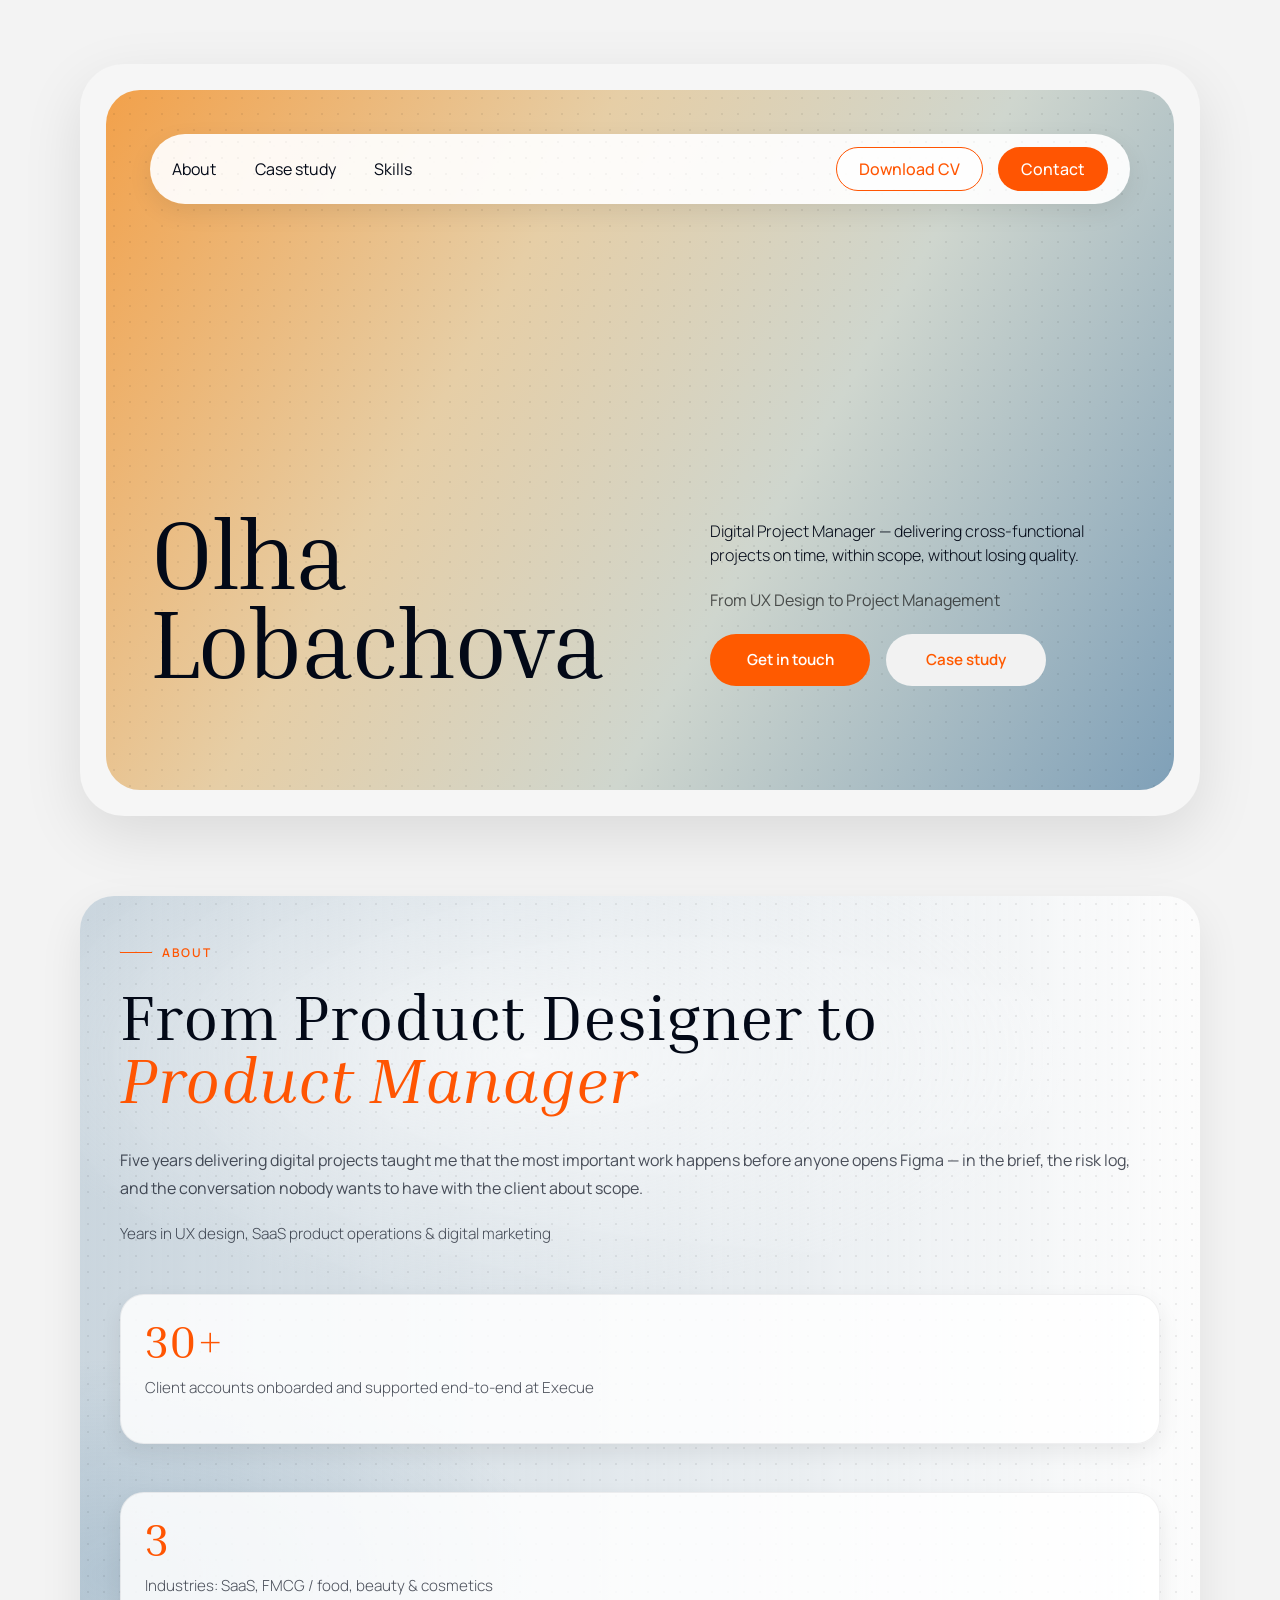
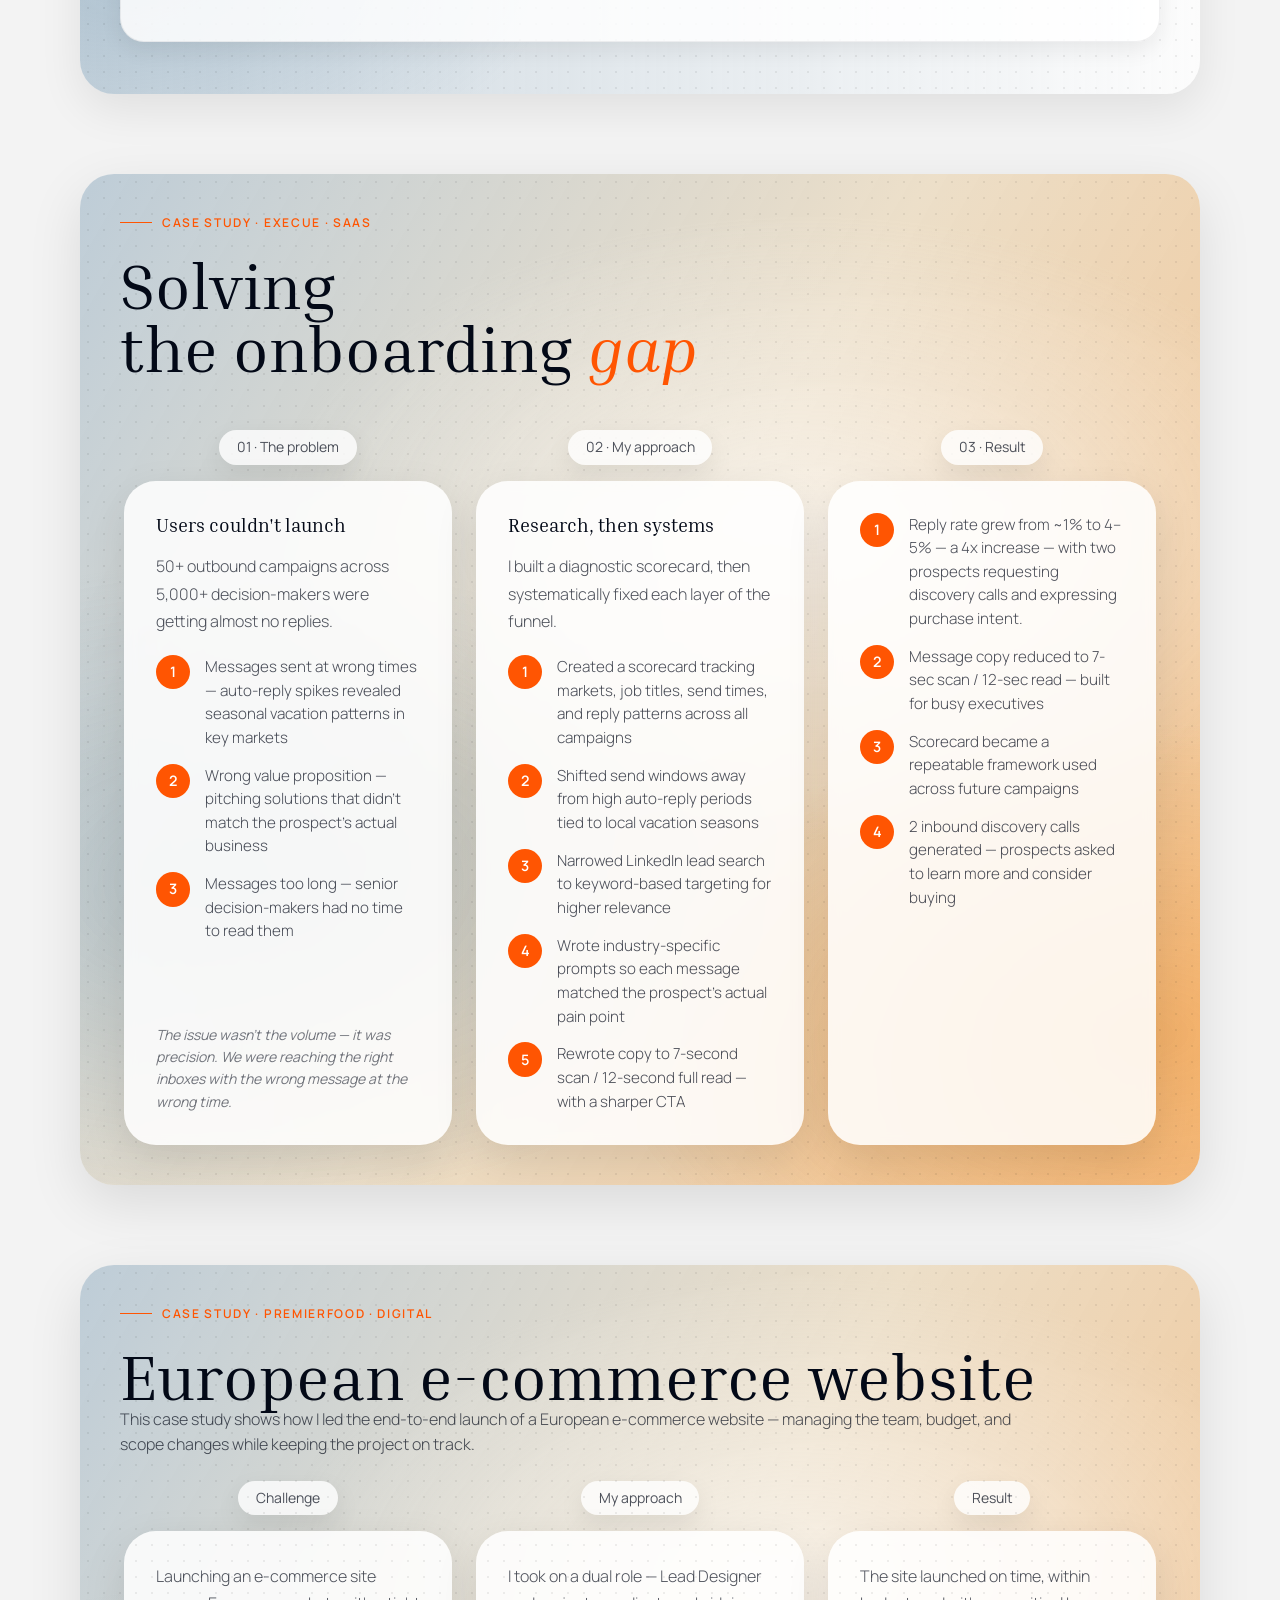
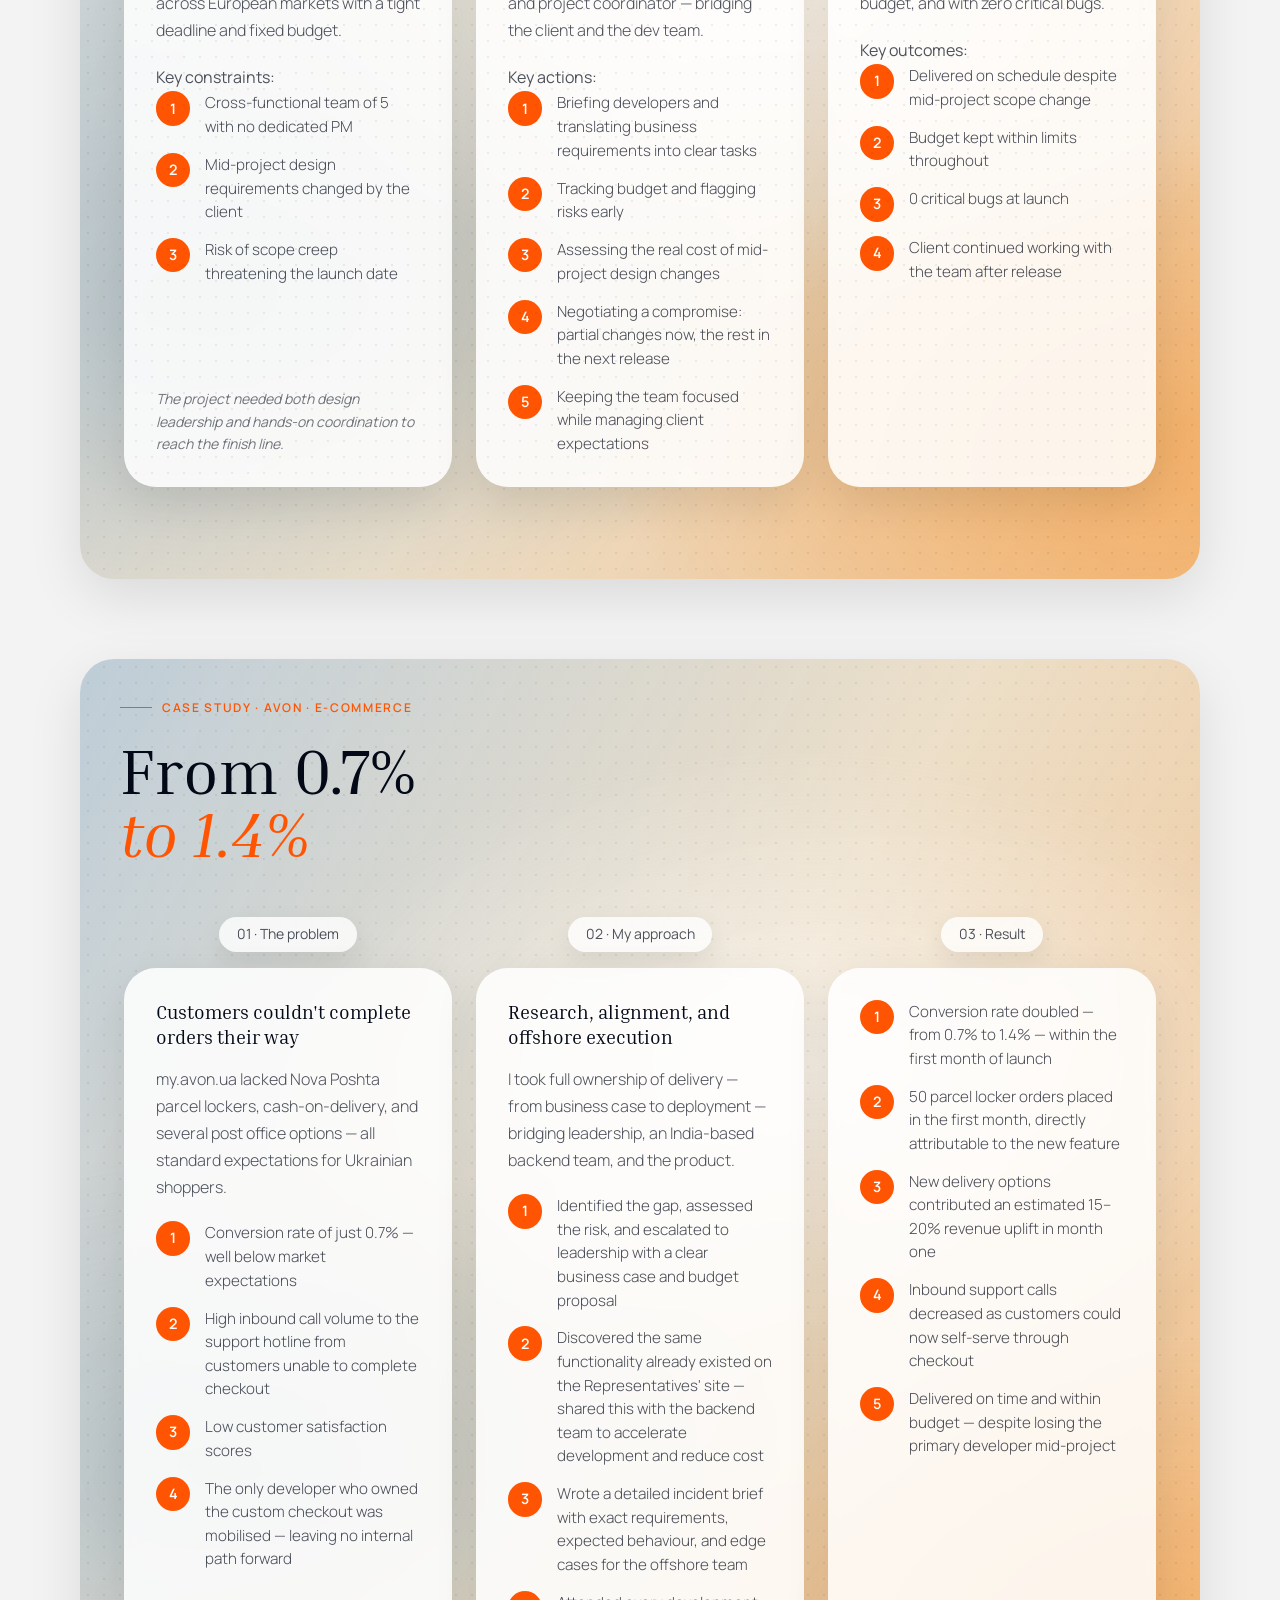
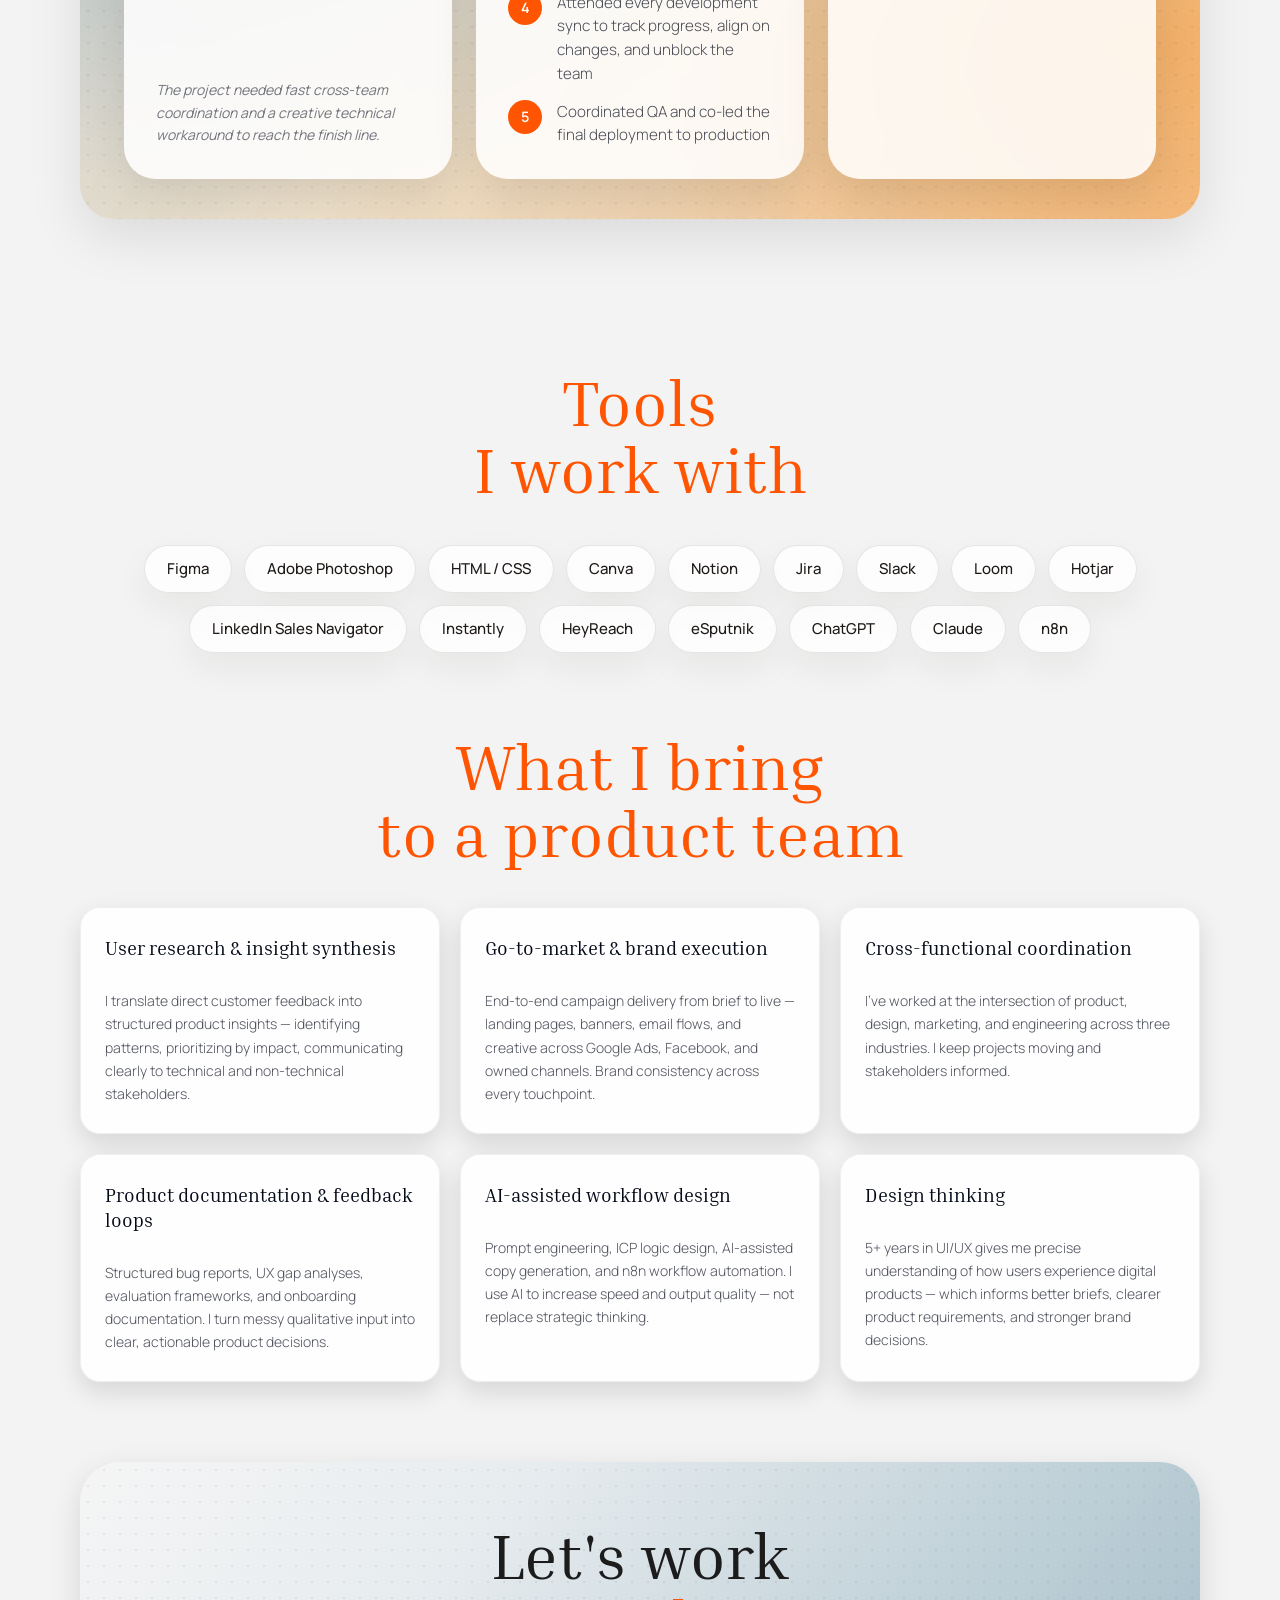
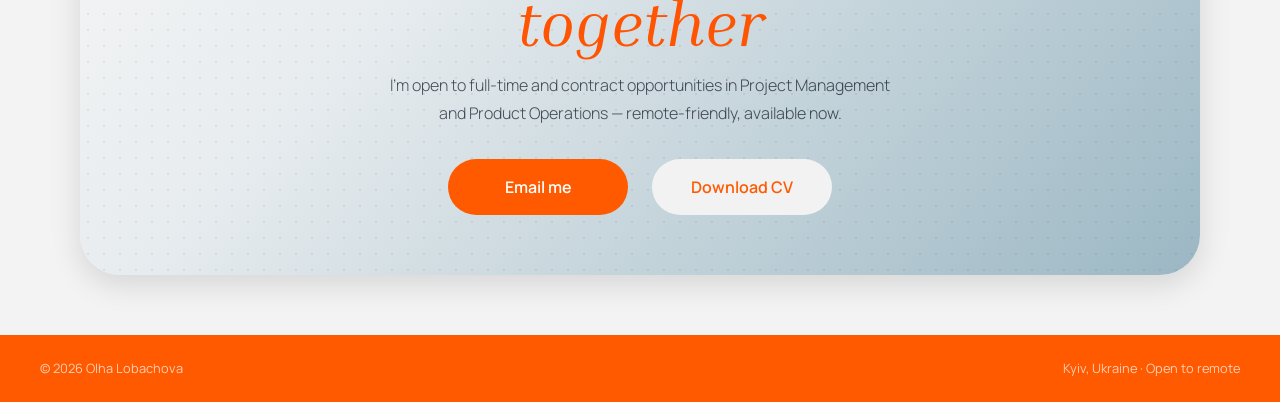
<file: index.html>
<!DOCTYPE html>
<html lang="en">
<head>
<meta charset="UTF-8">
<meta name="viewport" content="width=device-width, initial-scale=1.0">
<title>Olha Lobachova — Product & Brand Manager</title>
<link rel="preconnect" href="https://fonts.googleapis.com">
<link href="https://fonts.googleapis.com/css2?family=Inria+Serif:ital,wght@0,300;0,400;1,300;1,400&family=Manrope:wght@300;400;500;600&display=swap" rel="stylesheet">
<link rel="stylesheet" href="Olya/main/style.css">

</head>
<body>

<!-- ======================== HERO ======================== -->
<section class="hero">
  <div class="hero-shell">
    <div class="hero-card">

      <nav class="hero-nav">
        <div class="hero-nav-pill">
          <div class="hero-nav-menu">
            <a class="hero-nav-link" href="#about">About</a>
            <a class="hero-nav-link" href="#case">Case study</a>
            <a class="hero-nav-link" href="#skills">Skills</a>
          </div>
          <div class="hero-nav-actions">
            <a class="hero-nav-btn hero-nav-btn--outline" href="https://lobachovao.github.io/olya.lobachova/Olya/main/Lobachova.pdf?v=2" target="_blank">Download CV</a>
            <a class="hero-nav-btn hero-nav-btn--filled" href="mailto:lobachovao@gmail.com">Contact</a>
          </div>
        </div>
      </nav>

      <div class="hero-content">
        <h1 class="hero-name">Olha<br>Lobachova</h1>
        <div class="hero-copy">
          <p class="hero-title">Digital Project Manager — delivering cross-functional projects on time, within scope, without losing quality.</p>
          <p class="hero-sub">From UX Design to Project Management</p>
          <div class="hero-buttons">
  <a class="hero-btn hero-btn-primary" href="mailto:lobachovap@gmail.com">Get in touch</a>
  <a class="hero-btn hero-btn-secondary" href="#case">Case study</a>
</div>
        </div>
      </div>

    </div>
  </div>
</section>

<!-- ======================== ABOUT ======================== -->
<section class="why" id="about">
  <div class="why-card">
    <div class="why-inner">
      <div class="why-label">About</div>
      <div class="why-grid">
        <div class="why-text fade-up">
          <h2 class="why-title">
  From Product Designer to <br>
  <span class="why-title-accent">Product Manager</span>
</h2>
          <p>Five years delivering digital projects taught me that the most important work happens before anyone opens Figma — in the brief, the risk log, and the conversation nobody wants to have with the client about scope.</p>
            <div class="why-stat-label">Years in UX design, SaaS product operations &amp; digital marketing</div>
          </div>
          <div class="why-stat">
            <div class="why-stat-num">30+</div>
            <div class="why-stat-label">Client accounts onboarded and supported end-to-end at Execue</div>
          </div>
          <div class="why-stat">
            <div class="why-stat-num">3</div>
            <div class="why-stat-label">Industries: SaaS, FMCG / food, beauty &amp; cosmetics</div>
          </div>
        </div>
      </div>
    </div>
  </div>
</section>

<!-- ======================== CASE STUDY 1 ======================== -->
<section class="case" id="case">
  <div class="case-shell">
    <div class="case-card">
      <div class="case-inner">
        <div class="case-head">
          <div class="case-head-left">
            <div class="case-label">Case study · Execue · SaaS</div>
            <h2 class="case-title">
  <span class="case-title-line">Solving </span>
  <span class="case-title-line">the onboarding<span class="case-title-accent"> gap</span></span>
</h2>
          </div>
        </div>

        <div class="case-grid">
          <div class="case-col">
            <div class="case-pill">01 · The problem</div>
            <div class="case-box">
              <h3>Users couldn't launch</h3>
              <p class="case-lead">50+ outbound campaigns across 5,000+ decision-makers were getting almost no replies.</p>
              <ul class="case-list">
                <li><span class="num">1</span>Messages sent at wrong times — auto-reply spikes revealed seasonal vacation patterns in key markets</li>
                <li><span class="num">2</span>Wrong value proposition — pitching solutions that didn't match the prospect's actual business</li>
                <li><span class="num">3</span>Messages too long — senior decision-makers had no time to read them</li>
              </ul>
              <p class="case-foot">The issue wasn't the volume — it was precision. We were reaching the right inboxes with the wrong message at the wrong time.</p>
            </div>
          </div>

          <div class="case-col">
            <div class="case-pill">02 · My approach</div>
            <div class="case-box">
              <h3>Research, then systems</h3>
              <p class="case-lead">I built a diagnostic scorecard, then systematically fixed each layer of the funnel.</p>
              <ul class="case-list">
                <li><span class="num">1</span>Created a scorecard tracking markets, job titles, send times, and reply patterns across all campaigns</li>
                <li><span class="num">2</span>Shifted send windows away from high auto-reply periods tied to local vacation seasons</li>
                <li><span class="num">3</span>Narrowed LinkedIn lead search to keyword-based targeting for higher relevance</li>
                <li><span class="num">4</span>Wrote industry-specific prompts so each message matched the prospect's actual pain point</li>
                <li><span class="num">5</span>Rewrote copy to 7-second scan / 12-second full read — with a sharper CTA</li>
              </ul>
            </div>
          </div>

          <div class="case-col">
            <div class="case-pill">03 · Result</div>
            <div class="case-box">
              <ul class="case-list">
                <li><span class="num">1</span>Reply rate grew from ~1% to 4–5% — a 4x increase — with two prospects requesting discovery calls and expressing purchase intent.</li>
                <li><span class="num">2</span>Message copy reduced to 7-sec scan / 12-sec read — built for busy executives</li>
                <li><span class="num">3</span>Scorecard became a repeatable framework used across future campaigns</li>
                <li><span class="num">4</span>2 inbound discovery calls generated — prospects asked to learn more and consider buying</li>
              </ul>
            </div>
          </div>
        </div>
      </div>
    </div>
  </div>
</section>
<!-- ======================== CASE STUDY 1 ======================== -->
 
<section class="case" id="case">
  <div class="case-shell">
    <div class="case-card">
      <div class="case-head">
        <div class="case-head-left">
            <div class="case-label">Case study · PremierFood · Digital</div>
        <h2 class="case-title">European e-commerce website</h2>
        <p class="case-note">
          This case study shows how I led the end-to-end launch of a European e-commerce website — managing the team, budget, and scope changes while keeping the project on track.
        </p>
      </div>
      <div class="case-grid">
        <!-- Card 1 -->
        <div class="case-col">
          <div class="case-pill">Challenge</div>
          <div class="case-box">
            <p class="case-lead">
              Launching an e-commerce site across European markets with a tight deadline and fixed budget.
            </p>
            <p class="case-sub">Key constraints:</p>
            <ul class="case-list">
              <li><span class="num">1</span>Cross-functional team of 5 with no dedicated PM</li>
              <li><span class="num">2</span>Mid-project design requirements changed by the client</li>
              <li><span class="num">3</span>Risk of scope creep threatening the launch date</li>
            </ul>
            <p class="case-foot">
              The project needed both design leadership and hands-on coordination to reach the finish line.
            </p>
          </div>
        </div>
        <!-- Card 2 -->
        <div class="case-col">
          <div class="case-pill">My approach</div>
          <div class="case-box">
            <p class="case-lead">
              I took on a dual role — Lead Designer and project coordinator — bridging the client and the dev team.
            </p>
            <p class="case-sub">Key actions:</p>
            <ul class="case-list">
              <li><span class="num">1</span>Briefing developers and translating business requirements into clear tasks</li>
              <li><span class="num">2</span>Tracking budget and flagging risks early</li>
              <li><span class="num">3</span>Assessing the real cost of mid-project design changes</li>
              <li><span class="num">4</span>Negotiating a compromise: partial changes now, the rest in the next release</li>
              <li><span class="num">5</span>Keeping the team focused while managing client expectations</li>
            </ul>
          </div>
        </div>
        <!-- Card 3 -->
        <div class="case-col">
          <div class="case-pill">Result</div>
          <div class="case-box">
            <p class="case-lead">
              The site launched on time, within budget, and with zero critical bugs.
            </p>
            <p class="case-sub">Key outcomes:</p>
            <ul class="case-list">
              <li><span class="num">1</span>Delivered on schedule despite mid-project scope change</li>
              <li><span class="num">2</span>Budget kept within limits throughout</li>
              <li><span class="num">3</span>0 critical bugs at launch</li>
              <li><span class="num">4</span>Client continued working with the team after release</li>
            </ul>
          </div>
        </div>
      </div>
    </div>
  </div>
</section>




<!-- ======================== CASE STUDY 2 ======================== -->
<section class="case" id="case-avon">
  <div class="case-shell">
    <div class="case-card">
      <div class="case-inner">
        <div class="case-head">
          <div class="case-head-left">
            <div class="case-label">Case study · Avon · E-commerce</div>
            <h2 class="case-title">
              <span class="case-title-line">From 0.7% </span>
              <span class="case-title-line"><span class="case-title-accent"> to 1.4%</span></span>
              <span class="case-title-line"></span>
            </h2>
          </div>
        </div>
        <div class="case-grid">
          <div class="case-col">
            <div class="case-pill">01 · The problem</div>
            <div class="case-box">
              <h3>Customers couldn't complete orders their way</h3>
              <p class="case-lead">my.avon.ua lacked Nova Poshta parcel lockers, cash-on-delivery, and several post office options — all standard expectations for Ukrainian shoppers.</p>
              <ul class="case-list">
                <li><span class="num">1</span>Conversion rate of just 0.7% — well below market expectations</li>
                <li><span class="num">2</span>High inbound call volume to the support hotline from customers unable to complete checkout</li>
                <li><span class="num">3</span>Low customer satisfaction scores</li>
                <li><span class="num">4</span>The only developer who owned the custom checkout was mobilised — leaving no internal path forward</li>
              </ul>
              <p class="case-foot">The project needed fast cross-team coordination and a creative technical workaround to reach the finish line.</p>
            </div>
          </div>
          <div class="case-col">
            <div class="case-pill">02 · My approach</div>
            <div class="case-box">
              <h3>Research, alignment, and offshore execution</h3>
              <p class="case-lead">I took full ownership of delivery — from business case to deployment — bridging leadership, an India-based backend team, and the product.</p>
              <ul class="case-list">
                <li><span class="num">1</span>Identified the gap, assessed the risk, and escalated to leadership with a clear business case and budget proposal</li>
                <li><span class="num">2</span>Discovered the same functionality already existed on the Representatives' site — shared this with the backend team to accelerate development and reduce cost</li>
                <li><span class="num">3</span>Wrote a detailed incident brief with exact requirements, expected behaviour, and edge cases for the offshore team</li>
                <li><span class="num">4</span>Attended every development sync to track progress, align on changes, and unblock the team</li>
                <li><span class="num">5</span>Coordinated QA and co-led the final deployment to production</li>
              </ul>
            </div>
          </div>
          <div class="case-col">
            <div class="case-pill">03 · Result</div>
            <div class="case-box">
              <ul class="case-list">
                <li><span class="num">1</span>Conversion rate doubled — from 0.7% to 1.4% — within the first month of launch</li>
                <li><span class="num">2</span>50 parcel locker orders placed in the first month, directly attributable to the new feature</li>
                <li><span class="num">3</span>New delivery options contributed an estimated 15–20% revenue uplift in month one</li>
                <li><span class="num">4</span>Inbound support calls decreased as customers could now self-serve through checkout</li>
                <li><span class="num">5</span>Delivered on time and within budget — despite losing the primary developer mid-project</li>
              </ul>
            </div>
          </div>
        </div>
      </div>
    </div>
  </div>
</section>
<!-- ======================== CASE STUDY 2 ======================== -->
 

<section class="bring" id="skills">

  <div class="bring-shell">

    <div class="tools-block fade-up">

      <h2 class="bring-title tools-heading">
        Tools<br>I work with
      </h2>

      <div class="tools-grid">
  <span class="tool-pill">Figma</span>
  <span class="tool-pill">Adobe Photoshop</span>
  <span class="tool-pill">HTML / CSS</span>
  <span class="tool-pill">Canva</span>
  <span class="tool-pill">Notion</span>
  <span class="tool-pill">Jira</span>
  <span class="tool-pill">Slack</span>
  <span class="tool-pill">Loom</span>
  <span class="tool-pill">Hotjar</span>
  <span class="tool-pill">LinkedIn Sales Navigator</span>
  <span class="tool-pill">Instantly</span>
  <span class="tool-pill">HeyReach</span>
  <span class="tool-pill">eSputnik</span>
  <span class="tool-pill">ChatGPT</span>
  <span class="tool-pill">Claude</span>
  <span class="tool-pill">n8n</span>
</div>

    </div>

  </div>

</section>
<!-- ======================== SKILLS ======================== -->
<section class="bring" id="skills">
  <div class="bring-shell">
    <h2 class="bring-title">What I bring<br>to a product team</h2>
    <div class="bring-grid fade-up">
      <div class="bring-card">
        <h3>User research &amp; insight synthesis</h3>
        <p>I translate direct customer feedback into structured product insights — identifying patterns, prioritizing by impact, communicating clearly to technical and non-technical stakeholders.</p>
      </div>
      <div class="bring-card">
        <h3>Go-to-market &amp; brand execution</h3>
        <p>End-to-end campaign delivery from brief to live — landing pages, banners, email flows, and creative across Google Ads, Facebook, and owned channels. Brand consistency across every touchpoint.</p>
      </div>
      <div class="bring-card">
        <h3>Cross-functional coordination</h3>
        <p>I've worked at the intersection of product, design, marketing, and engineering across three industries. I keep projects moving and stakeholders informed.</p>
      </div>
      <div class="bring-card">
        <h3>Product documentation &amp; feedback loops</h3>
        <p>Structured bug reports, UX gap analyses, evaluation frameworks, and onboarding documentation. I turn messy qualitative input into clear, actionable product decisions.</p>
      </div>
      <div class="bring-card">
        <h3>AI-assisted workflow design</h3>
        <p>Prompt engineering, ICP logic design, AI-assisted copy generation, and n8n workflow automation. I use AI to increase speed and output quality — not replace strategic thinking.</p>
      </div>
      <div class="bring-card">
        <h3>Design thinking</h3>
        <p>5+ years in UI/UX gives me precise understanding of how users experience digital products — which informs better briefs, clearer product requirements, and stronger brand decisions.</p>
      </div>
    </div>
  </div>
</section>


<!-- ======================== CTA ======================== -->
<section class="cta-section" id="contact">
  <div class="cta-container">
    <div class="cta-inner">
      <h2>Let's work<br><em>together</em></h2>
      <p>I'm open to full-time and contract opportunities in Project Management and Product Operations — remote-friendly, available now.</p>

      <div class="cta-buttons">
  <a class="btn-primary" href="mailto:lobachovao@gmail.com">Email me</a>
  <a class="btn-secondary" href="https://lobachovao.github.io/olya.lobachova/Olya/main/Lobachova.pdf?v=2" target="_blank">Download CV</a>
</div>
    </div>
  </div>
</section>

<footer>
  <p>© 2026 Olha Lobachova</p>
  <p>Kyiv, Ukraine · Open to remote</p>
</footer>

<script>
const observer = new IntersectionObserver(entries => {
  entries.forEach((e, i) => {
    if (e.isIntersecting) {
      setTimeout(() => e.target.classList.add('visible'), i * 90);
    }
  });
}, { threshold: 0.08 });
document.querySelectorAll('.fade-up').forEach(el => observer.observe(el));
</script>
</body>
</html>
</file>
<file: Olya/main/style.css>
/* =============================
   BASE
============================= */
:root{
  --accent: #FF5502;
  --text: #121212;
  --body: rgba(3,9,23,0.70);
  --muted: rgba(18,18,18,.70);
  --muted2: rgba(18,18,18,.55);

  --section-gap-desktop: 40px;
  --section-gap-mobile: 24px;

  --container-max: 1120px;
  --radius-xl: 40px;
  --radius-lg: 34px;
  --radius-md: 24px;
  --radius-sm: 20px;

  --space-1: 8px;
  --space-2: 12px;
  --space-3: 16px;
  --space-4: 20px;
  --space-5: 24px;
  --space-6: 32px;
  --space-7: 40px;
  --space-8: 48px;

  --section-padding-x: 24px;
  --card-padding-desktop: 40px;
  --card-padding-mobile: 20px;

  --heading-line: 1.05;
  --subheading-size: 1.2rem;
  --subheading-line: 1.3;

  --body-size: 1rem;
  --body-line: 1.7;
  --small-size: 0.875rem;
  --small-line: 1.65;
}

*,*::before,*::after{ box-sizing:border-box; }

html{
  font-size:16px;
  scroll-behavior:smooth;
}

body{
  margin:0;
  font-family:"Manrope",sans-serif;
  color:var(--text);
  background:#f3f3f3;
  -webkit-font-smoothing:antialiased;
  -moz-osx-font-smoothing:grayscale;
  text-rendering:optimizeLegibility;
}

img{ max-width:100%; display:block; }
a{ color:inherit; }

p{
  margin:0;
  font-size:var(--body-size);
  line-height:var(--body-line);
  color:var(--body);
}

h1,h2,h3{
  margin:0;
  font-family:"Inria Serif",serif;
  font-weight:400;
  color:#030917;
}

/* Єдиний стиль для підзаголовків */
.case-box h3,
.bring-card h3,
.exp-title{
  font-family:"Inria Serif",serif;
  font-size:var(--subheading-size);
  line-height:var(--subheading-line);
  font-weight:400;
  color:#030917;
  margin:0 0 var(--space-3) 0;
}

/* =============================
   HERO
============================= */
.hero{
  padding:4rem 1.5rem var(--section-gap-desktop);
}

.hero-shell{
  max-width:var(--container-max);
  margin:0 auto;
  padding:26px;
  border-radius:44px;
  background:#f6f6f6;
  box-shadow:0 20px 60px rgba(0,0,0,.10);
}

.hero-card{
  position:relative;
  min-height:700px;
  border-radius:var(--radius-lg);
  overflow:hidden;
  padding:36px 44px 44px;
  display:flex;
  flex-direction:column;
  background:linear-gradient(120deg,#F2A14B 0%,#E6CEA6 35%,#CFD6CE 62%,#7FA0B8 100%);
}

.hero-card::after{
  content:"";
  position:absolute;
  inset:0;
  pointer-events:none;
  opacity:.35;
  background-image:radial-gradient(rgba(0,0,0,.18) 1px,transparent 1px);
  background-size:16px 16px;
  mix-blend-mode:multiply;
}

/* NAV */
.hero-nav{
  position:relative;
  z-index:3;
  width:100%;
  display:flex;
  justify-content:center;
  padding-top:0.5rem;
}

.hero-nav-pill{
  position:relative;
  display:flex;
  align-items:center;
  justify-content:flex-end;
  width:min(100%,1000px);
  padding:0.8rem 1.4rem;
  border-radius:999px;
  background:rgba(255,255,255,.92);
  box-shadow:0 8px 24px rgba(0,0,0,.08);
  overflow:hidden;
}

.hero-nav-pill::after{
  content:"";
  position:absolute;
  inset:0;
  pointer-events:none;
  opacity:.18;
  background-image:radial-gradient(rgba(0,0,0,.18) 1px,transparent 1px);
  background-size:16px 16px;
  border-radius:999px;
}

.hero-nav-menu{
  position:relative;
  z-index:1;
  display:flex;
  align-items:center;
  gap:clamp(1.75rem,3vw,3.5rem);
  min-width:0;
  margin-right:auto;
}

.hero-nav-link{
  text-decoration:none;
  font-size:1rem;
  line-height:1;
  color:#030917;
  white-space:nowrap;
}

.hero-nav-link:hover{ opacity:.72; }

.hero-nav-actions{
  position:relative;
  z-index:1;
  display:flex;
  align-items:center;
  gap:0.9rem;
  flex-shrink:0;
}

.hero-nav-btn{
  display:inline-flex;
  align-items:center;
  justify-content:center;
  min-width:110px;
  height:44px;
  padding:0 22px;
  border-radius:999px;
  text-decoration:none;
  font-family:"Manrope",sans-serif;
  font-size:1rem;
  font-weight:500;
  line-height:1;
  white-space:nowrap;
}

.hero-nav-btn--outline{
  background:rgba(255,255,255,.82);
  color:var(--accent);
  border:1px solid var(--accent);
}

.hero-nav-btn--filled{
  background:var(--accent);
  color:#fff;
  border:1px solid transparent;
}

/* HERO CONTENT */
.hero-content{
  position:relative;
  z-index:1;
  margin-top:auto;
  padding-bottom:60px;
  display:grid;
  grid-template-columns:minmax(0,1fr) 420px;
  align-items:end;
  column-gap:clamp(40px,6vw,88px);
  width:100%;
}

.hero-name{
  min-width:0;
  font-size:clamp(4.6rem,8vw,6rem);
  line-height:.92;
  letter-spacing:-0.02em;
  max-width:720px;
}

.hero-copy{
  width:420px;
  max-width:420px;
  margin-left:auto;
  display:flex;
  flex-direction:column;
  gap:var(--space-4);
  text-align:left;
  align-items:flex-start;
  justify-self:end;
}

.hero-title{
  font-size:1rem;
  line-height:1.5;
  font-weight:300;
  color:#030917;
  max-width:420px;
}

.hero-sub{
  font-size:1rem;
  line-height:1.7;
  color:var(--muted);
}

.hero-buttons{
  display:flex;
  gap:16px;
  flex-wrap:nowrap;
  align-items:center;
}

.hero-btn{
  display:inline-flex;
  align-items:center;
  justify-content:center;
  width:160px;
  height:52px;
  flex:0 0 160px;
  padding:0 24px;
  border-radius:999px;
  font-family:"Manrope",sans-serif;
  font-weight:600;
  font-size:0.95rem;
  line-height:1;
  text-decoration:none;
  box-sizing:border-box;
  transition:all .2s ease;
}

.hero-btn-primary{
  background:#ff5a00;
  color:#fff;
  border:1px solid transparent;
}

.hero-btn-secondary{
  background:#f2f2f2;
  color:#ff5a00;
  border:1px solid transparent;
}

.hero-btn-primary:hover,
.hero-btn-secondary:hover{
  transform:translateY(-2px);
  box-shadow:0 6px 14px rgba(0,0,0,0.15);
}

/* =============================
   WHY / ABOUT
============================= */
.why{
  padding: var(--section-gap-desktop) 24px;
}

.why-card{
  max-width: 1120px;
  margin: 0 auto;
  position: relative;
  overflow: hidden;
  border-radius: 34px;
  padding: 48px 40px 52px;
  background:
    radial-gradient(900px 400px at 40% 20%, rgba(255,255,255,.7), transparent 60%),
    radial-gradient(700px 360px at 5% 85%, rgba(127,160,184,.35), transparent 60%),
    linear-gradient(90deg, rgba(127,160,184,.35), rgba(255,255,255,.75));
  box-shadow: 0 16px 44px rgba(0,0,0,.08);
}

.why-card::after{
  content:"";
  position:absolute;
  inset:0;
  pointer-events:none;
  opacity:.35;
  background-image:radial-gradient(rgba(0,0,0,.18) 1px,transparent 1px);
  background-size:16px 16px;
  mix-blend-mode:multiply;
}

.why-inner{
  position: relative;
  z-index: 1;
  display: flex;
  flex-direction: column;
}

.why-label{
  font-family:"Manrope",sans-serif;
  font-size:0.75rem;
  font-weight:600;
  letter-spacing:0.14em;
  text-transform:uppercase;
  color:var(--accent);
  margin-bottom: 1.5rem;
  display:flex;
  align-items:center;
  gap:0.625rem;
}

.why-label::before{
  content:"";
  display:block;
  width:2rem;
  height:1px;
  background:var(--accent);
}


.why-grid{
  display: flex;
  flex-direction: column;
  gap: 3rem;
}

.why-text{
  width: 100%;
  max-width: 100%;
  display: flex;
  flex-direction: column;
  gap: 1.25rem;
}

.why-title{
  display:block;
  width:100%;
  max-width:100%;
  font-size:4rem;
  line-height:0.98;
  margin:0 0 1rem 0;
}

.why-title-accent{
  color:var(--accent);
  font-family:"Inria Serif", serif;
  font-style:italic;
  font-weight:400;
  letter-spacing:0.01em;
}

.why-text p{
  width: 100%;
  max-width: 100%;
  margin: 0;
  font-size: 1rem;
  line-height: 1.75;
}

.why-stats{
  display: grid;
  grid-template-columns: repeat(3, minmax(0, 1fr));
  gap: 1.25rem;
  width: 100%;
  align-items: stretch;
}

.why-stat{
  background: rgba(255,255,255,.84);
  border-radius: 1.5rem;
  padding: 1.5rem;
  border: 1px solid rgba(3,9,23,.06);
  box-shadow: 0 8px 22px rgba(0,0,0,.07);
  min-height: 150px;

  display: flex;
  flex-direction: column;
  justify-content: flex-start;
}

.why-stat-num{
  font-family:"Inria Serif",serif;
  font-size: 2.8rem;
  color: var(--accent);
  line-height: 1;
  margin-bottom: 0.75rem;
}

.why-stat-label{
  font-family:"Manrope",sans-serif;
  font-size: 0.95rem;
  line-height: 1.55;
  color: var(--body);
  font-weight:300;
}
/* =============================
   CASE STUDY
============================= */
.case{
  padding:var(--section-gap-desktop) var(--section-padding-x);
}

.case-shell{
  max-width:var(--container-max);
  margin:0 auto;
}

.case-card{
  position:relative;
  width:100%;
  overflow:hidden;
  border-radius:var(--radius-lg);
  padding:var(--card-padding-desktop);
  background:
    radial-gradient(900px 520px at 65% 35%,rgba(255,255,255,.60),transparent 60%),
    radial-gradient(900px 520px at 15% 70%,rgba(127,160,184,.40),transparent 62%),
    radial-gradient(900px 520px at 95% 85%,rgba(242,161,75,.55),transparent 60%),
    linear-gradient(120deg,rgba(127,160,184,.45),rgba(230,206,166,.55),rgba(242,161,75,.65));
  box-shadow:0 18px 54px rgba(0,0,0,.10);
}

.case-card::after{
  content:"";
  position:absolute;
  inset:0;
  pointer-events:none;
  opacity:.35;
  background-image:radial-gradient(rgba(0,0,0,.18) 1px,transparent 1px);
  background-size:16px 16px;
  mix-blend-mode:multiply;
}

.case-inner{
  position:relative;
  z-index:1;
}

.case-head{
  display:grid;
  grid-template-columns:1fr;
  gap:1.5rem;
  margin-bottom:3.2rem;
}

.case-head-left{
  width:100%;
  max-width:100%;
}

.case-title{
  margin:0;
  width:100%;
  max-width:100%;
  display:flex;
  flex-direction:column;
  align-items:flex-start;
  gap:0.04em;
  font-size:4rem;
  line-height:0.95;
}

.case-title-line{
  display:block;
  width:100%;
  color:#030917;
}

.case-title-accent{
  color:var(--accent);
  font-style:italic;
  font-weight:400;
  white-space:nowrap;
}

.case-note{
  max-width:900px;
  font-family:"Manrope",sans-serif;
  font-size:1rem;
  line-height:1.55;
  color:var(--body);
  font-weight:300;
  padding-top:0;
}

.case-grid{
  display:grid;
  grid-template-columns:repeat(3,minmax(0,1fr));
  gap:1rem;
  align-items:stretch;
}

.case-col{
  display:flex;
  flex-direction:column;
  align-items:center;
  gap:1rem;
  padding:0 .25rem;
}

.case-pill{
  font-size:0.875rem;
  line-height:1.3;
  padding:0.5rem 1.1rem;
  border-radius:999px;
  background:rgba(255,255,255,.80);
  box-shadow:0 10px 26px rgba(0,0,0,.08);
  color:var(--body);
}

.case-box{
  width:100%;
  height:100%;
  display:flex;
  flex-direction:column;
  background:rgba(255,255,255,.86);
  border-radius:2rem;
  padding:2rem;
  box-shadow:0 16px 44px rgba(0,0,0,.10);
  backdrop-filter:blur(6px);
}

.case-lead{
  font-size:1rem;
  line-height:var(--body-line);
  margin:0 0 var(--space-4) 0;
  color:var(--body);
  font-weight:300;
}

.case-list{
  list-style:none;
  padding:0;
  margin:0;
  display:flex;
  flex-direction:column;
  gap:0.9rem;
}

.case-list li{
  display:flex;
  gap:0.9rem;
  align-items:flex-start;
  font-size:0.95rem;
  line-height:1.55;
  color:rgba(3,9,23,.72);
  font-weight:300;
}

.case-list .num{
  flex:0 0 auto;
  width:2.15rem;
  height:2.15rem;
  border-radius:999px;
  display:inline-flex;
  align-items:center;
  justify-content:center;
  font-size:0.9rem;
  font-weight:600;
  color:#fff;
  background:#FF5502;
}

.case-foot{
  margin-top:auto;
  padding-top:var(--space-4);
  font-size:0.875rem;
  line-height:1.6;
  color:rgba(3,9,23,.55);
  font-style:italic;
}

/* OUTCOMES ROW */
.case-outcomes{
  display:grid;
  grid-template-columns:repeat(3,1fr);
  gap:1rem;
  margin-top:var(--space-5);
}

.case-outcome{
  background:rgba(255,255,255,.86);
  border-radius:1.5rem;
  padding:1.5rem;
  text-align:center;
  box-shadow:0 10px 26px rgba(0,0,0,.08);
  backdrop-filter:blur(6px);
}

.case-outcome-num{
  font-family:"Inria Serif",serif;
  font-size:2.5rem;
  color:var(--accent);
  line-height:1;
  margin-bottom:0.35rem;
}

.case-outcome-label{
  font-size:0.85rem;
  line-height:1.6;
  color:var(--body);
  font-weight:300;
}

/* =============================
   WHAT I BRING
============================= */
.bring{
  padding:var(--section-gap-desktop) 1.5rem;
}

.bring-shell{
  max-width:var(--container-max);
  margin:0 auto;
  text-align:center;
}

.bring-title{
  font-size:4rem;
  line-height:var(--heading-line);
  margin:0 0 var(--space-7) 0;
  color:#FF5502;
}

.bring-grid{
  display:grid;
  grid-template-columns:repeat(3,minmax(0,1fr));
  gap:1.25rem;
  align-items:stretch;
}

.bring-card{
  min-height:5.3rem;
  display:flex;
  flex-direction:column;
  align-items:flex-start;
  justify-content:flex-start;
  text-align:left;
  background:rgba(255,255,255,.92);
  border-radius:1.25rem;
  padding:1.75rem 1.5rem;
  color:rgba(3,9,23,.65);
  box-shadow:0 10px 26px rgba(0,0,0,.12);
  border:1px solid rgba(3,9,23,.06);
  transition:180ms ease;
  gap:var(--space-2);
}

.bring-card:hover{
  transform:translateY(-2px);
  box-shadow:0 14px 34px rgba(0,0,0,.14);
}

.bring-card p{
  font-size:0.875rem;
  line-height:var(--small-line);
  color:var(--body);
  font-weight:300;
}

.tools-block {
  width: 100%;
  margin-top: 80px;
}

.tools-heading {
  text-align: center;
  margin-bottom: 42px;
}

.tools-grid {
  display: flex;
  flex-wrap: wrap;
  justify-content: center;
  gap: 14px;
}

.tool-pill {
  display: inline-flex;
  align-items: center;
  justify-content: center;

  padding: 14px 22px;
  border-radius: 999px;

  background: rgba(255,255,255,0.78);
  border: 1px solid rgba(31,26,23,0.08);

  font-family: 'Manrope', sans-serif;
  font-size: 15px;
  font-weight: 500;
  color: #1f1a17;

  white-space: nowrap;

  box-shadow: 0 10px 30px rgba(31,26,23,0.05);
}
/* =============================
   EXPERIENCE
============================= */
.experience-section{
  padding:var(--section-gap-desktop) 0;
}

.experience-container{
  position:relative;
  overflow:hidden;
  width:min(var(--container-max),calc(100% - 32px));
  margin:0 auto;
  padding:48px var(--card-padding-desktop);
  background:#fff;
  border-radius:var(--radius-xl);
  box-shadow:0 20px 60px rgba(0,0,0,0.08);
}

.experience-container::after{
  content:"";
  position:absolute;
  inset:0;
  pointer-events:none;
  opacity:.20;
  background-image:radial-gradient(rgba(0,0,0,.18) 1px,transparent 1px);
  background-size:16px 16px;
  mix-blend-mode:multiply;
}

.exp-inner{
  position:relative;
  z-index:1;
}

.exp-section-title{
  font-size:3rem;
  line-height:1.1;
  margin:0 0 var(--space-6) 0;
}

.exp-list{
  display:flex;
  flex-direction:column;
  gap:0;
}

.exp-item{
  display:grid;
  grid-template-columns:160px 1fr;
  gap:2.5rem;
  padding:2rem 0;
  border-bottom:1px solid rgba(3,9,23,.08);
}

.exp-item:first-child{ padding-top:0; }
.exp-item:last-child{
  border-bottom:none;
  padding-bottom:0;
}

.exp-meta{
  padding-top:0.25rem;
}

.exp-dates{
  font-size:0.8rem;
  line-height:1.5;
  color:rgba(3,9,23,.4);
  margin-bottom:0.25rem;
}

.exp-co{
  font-size:0.875rem;
  line-height:1.5;
  color:var(--accent);
  font-weight:500;
}

.exp-summary{
  font-size:0.9rem;
  line-height:var(--body-line);
  color:var(--body);
  margin-bottom:var(--space-4);
  font-weight:300;
}

.exp-bullets{
  list-style:none;
  padding:0;
  margin:0;
  display:flex;
  flex-direction:column;
  gap:0.5rem;
}

.exp-bullets li{
  display:flex;
  gap:0.75rem;
  align-items:flex-start;
  font-size:0.875rem;
  line-height:var(--small-line);
  color:var(--body);
  font-weight:300;
}

.exp-bullets li::before{
  content:"";
  flex:0 0 6px;
  height:6px;
  width:6px;
  border-radius:50%;
  background:var(--accent);
  margin-top:0.5rem;
}

.exp-bullets strong{
  color:#030917;
  font-weight:500;
}

/* =============================
   CTA
============================= */
.cta-section{
  padding:var(--section-gap-desktop) 0 60px;
  display:flex;
  justify-content:center;
}

.cta-container{
  position:relative;
  overflow:hidden;
  width:min(var(--container-max),calc(100% - 32px));
  margin:0 auto;
  padding:60px var(--card-padding-desktop);
  border-radius:var(--radius-xl);
  background:linear-gradient(135deg,#f5f5f5 0%,#e7ecef 30%,#9bb7c3 100%);
  box-shadow:0 10px 30px rgba(0,0,0,0.12);
  text-align:center;
}

.cta-container::after{
  content:"";
  position:absolute;
  inset:0;
  pointer-events:none;
  opacity:.35;
  background-image:radial-gradient(rgba(0,0,0,.18) 1px,transparent 1px);
  background-size:16px 16px;
  mix-blend-mode:multiply;
}

.cta-inner{
  position:relative;
  z-index:1;
}

.cta-container h2{
  font-size:4rem;
  line-height:var(--heading-line);
  margin:0 0 var(--space-3);
  color:#1c1c1c;
}

.cta-container h2 em{
  font-style:italic;
  color:var(--accent);
}

.cta-container p{
  font-size:1rem;
  line-height:var(--body-line);
  color:var(--body);
  margin-bottom:var(--space-6);
  max-width:520px;
  margin-left:auto;
  margin-right:auto;
  font-weight:300;
}

.cta-roles{
  display:flex;
  flex-wrap:wrap;
  gap:0.625rem;
  justify-content:center;
  margin-bottom:var(--space-6);
}

.cta-role{
  font-size:0.8rem;
  line-height:1.4;
  padding:0.375rem 0.875rem;
  border-radius:999px;
  border:1px solid rgba(3,9,23,.15);
  color:var(--body);
  background:rgba(255,255,255,.6);
}

.cta-buttons{
  display:flex;
  gap:24px;
  justify-content:center;
  flex-wrap:wrap;
}

.btn-primary,.btn-secondary{
  width:180px;
  height:56px;
  display:inline-flex;
  align-items:center;
  justify-content:center;
  border-radius:999px;
  text-decoration:none;
  font-weight:600;
  transition:all .2s ease;
}

.btn-primary{
  background:#ff5a00;
  color:#fff;
}

.btn-primary:hover{
  transform:translateY(-2px);
  box-shadow:0 6px 14px rgba(0,0,0,0.15);
}

.btn-secondary{
  background:#f2f2f2;
  color:#ff5a00;
}

.btn-secondary:hover{
  transform:translateY(-2px);
  box-shadow:0 6px 14px rgba(0,0,0,0.15);
}

/* =============================
   FOOTER
============================= */
footer{
  background:#ff5a00;
  padding:1.5rem 2.5rem;
  display:flex;
  justify-content:space-between;
  align-items:center;
}

footer p{
  font-size:0.8rem;
  line-height:1.5;
  color:rgba(255, 255, 255, 0.71);
  margin:0;
}

/* =============================
   FADE IN
============================= */
.fade-up{
  opacity:0;
  transform:translateY(22px);
  transition:opacity .55s ease,transform .55s ease;
}

.fade-up.visible{
  opacity:1;
  transform:none;
}

.why-label,
.case-label,
.exp-section-label{
  font-family:"Manrope",sans-serif;
  font-size:0.75rem;
  font-weight:600;
  letter-spacing:0.14em;
  text-transform:uppercase;
  color:var(--accent);
  margin-bottom:1.5rem;
  display:flex;
  align-items:center;
  gap:0.625rem;
}

.why-label::before,
.case-label::before,
.exp-section-label::before{
  content:"";
  display:block;
  width:2rem;
  height:1px;
  background:var(--accent);
}

.tools-block {
  margin-top: 70px;
  width: 100%;
}

.tools-title {
  font-family: 'Inria Serif', serif;
  font-size: clamp(42px, 5vw, 76px);
  font-weight: 300;
  line-height: 0.95;
  color: #1f1a17;
  margin: 0 0 34px;
}

.tools-grid {
  display: flex;
  flex-wrap: wrap;
  gap: 12px;
  max-width: 100%;
}

.tool-pill {
  display: inline-flex;
  align-items: center;
  justify-content: center;
  padding: 14px 22px;
  border-radius: 999px;
  background: rgba(255, 255, 255, 0.78);
  border: 1px solid rgba(31, 26, 23, 0.1);
  font-family: 'Manrope', sans-serif;
  font-size: 15px;
  font-weight: 500;
  color: #1f1a17;
  line-height: 1.2;
  white-space: nowrap;
  box-shadow: 0 14px 34px rgba(31, 26, 23, 0.06);
}

@media (max-width: 768px) {
  .tools-block {
    margin-top: 48px;
  }

  .tools-title {
    font-size: clamp(36px, 11vw, 52px);
    margin-bottom: 24px;
  }

  .tool-pill {
    padding: 12px 16px;
    font-size: 14px;
  }
}

/* =============================
   RESPONSIVE
============================= */
@media(max-width:1080px){
  .why-grid{ grid-template-columns:1fr; }
  .case-head{ flex-direction:column; }
  .case-grid{ grid-template-columns:1fr; }
  .bring-grid{ grid-template-columns:repeat(2,minmax(0,1fr)); }
  .bring-title{ font-size:2.8rem; }
  .exp-item{ grid-template-columns:1fr; gap:0.5rem; }
  .exp-meta{ display:flex; gap:1rem; align-items:center; }
  .case-outcomes{ grid-template-columns:1fr 1fr; }
}

@media(max-width:900px){
  .hero{ padding:2rem 1rem 24px; }
  .hero-shell{ padding:16px; }

  .hero-card{
    min-height:calc(100svh - 80px);
    height:auto;
    padding:16px;
    text-align:center;
  }

  .hero-nav-menu{ display:none; }
  .hero-nav-btn--outline{ display:none; }
  .hero-nav-pill{ width:100%; justify-content:flex-end; }

  .hero-nav-btn--filled{
    background:transparent;
    color:#FF5502;
    border:1px solid #FF5502;
  }

  .hero-content{
    margin-top:auto;
    padding-bottom:36px;
    display:flex;
    flex-direction:column;
    align-items:center;
    gap:24px;
    text-align:center;
    width:100%;
  }

  .hero-name{
    width:100%;
    max-width:100% !important;
    font-size:clamp(5.2rem,20vw,7.4rem) !important;
    line-height:.88;
    text-align:center;
  }

  .hero-copy{
    width:100%;
    max-width:300px;
    margin:0 auto;
    align-items:center;
    text-align:center;
  }

  .hero-buttons{ justify-content:center; }

  .why-card,
  .case-card,
  .cta-container{
    padding:2rem 1.25rem;
  }

  .experience-container{
    padding:1.5rem 1rem;
  }

  .why-title,
  .case-title,
  .bring-title,
  .cta-container h2{
    font-size:2.6rem;
  }

  .case-outcomes{ grid-template-columns:1fr; }

  footer{
    flex-direction:column;
    gap:0.5rem;
    text-align:center;
  }

  @media (max-width: 768px){
  .why-stats{
    grid-template-columns: 1fr;
  }
}
}

@media(max-width:560px){
  .bring-grid{ grid-template-columns:1fr; }

  .hero-name{
    font-size:14vw !important;
    line-height:.94 !important;
  }

  .hero-buttons{
    flex-direction:row;
    justify-content:center;
  }

  .hero-btn{
    width:160px;
    flex:0 0 160px;
  }
}
</file>
